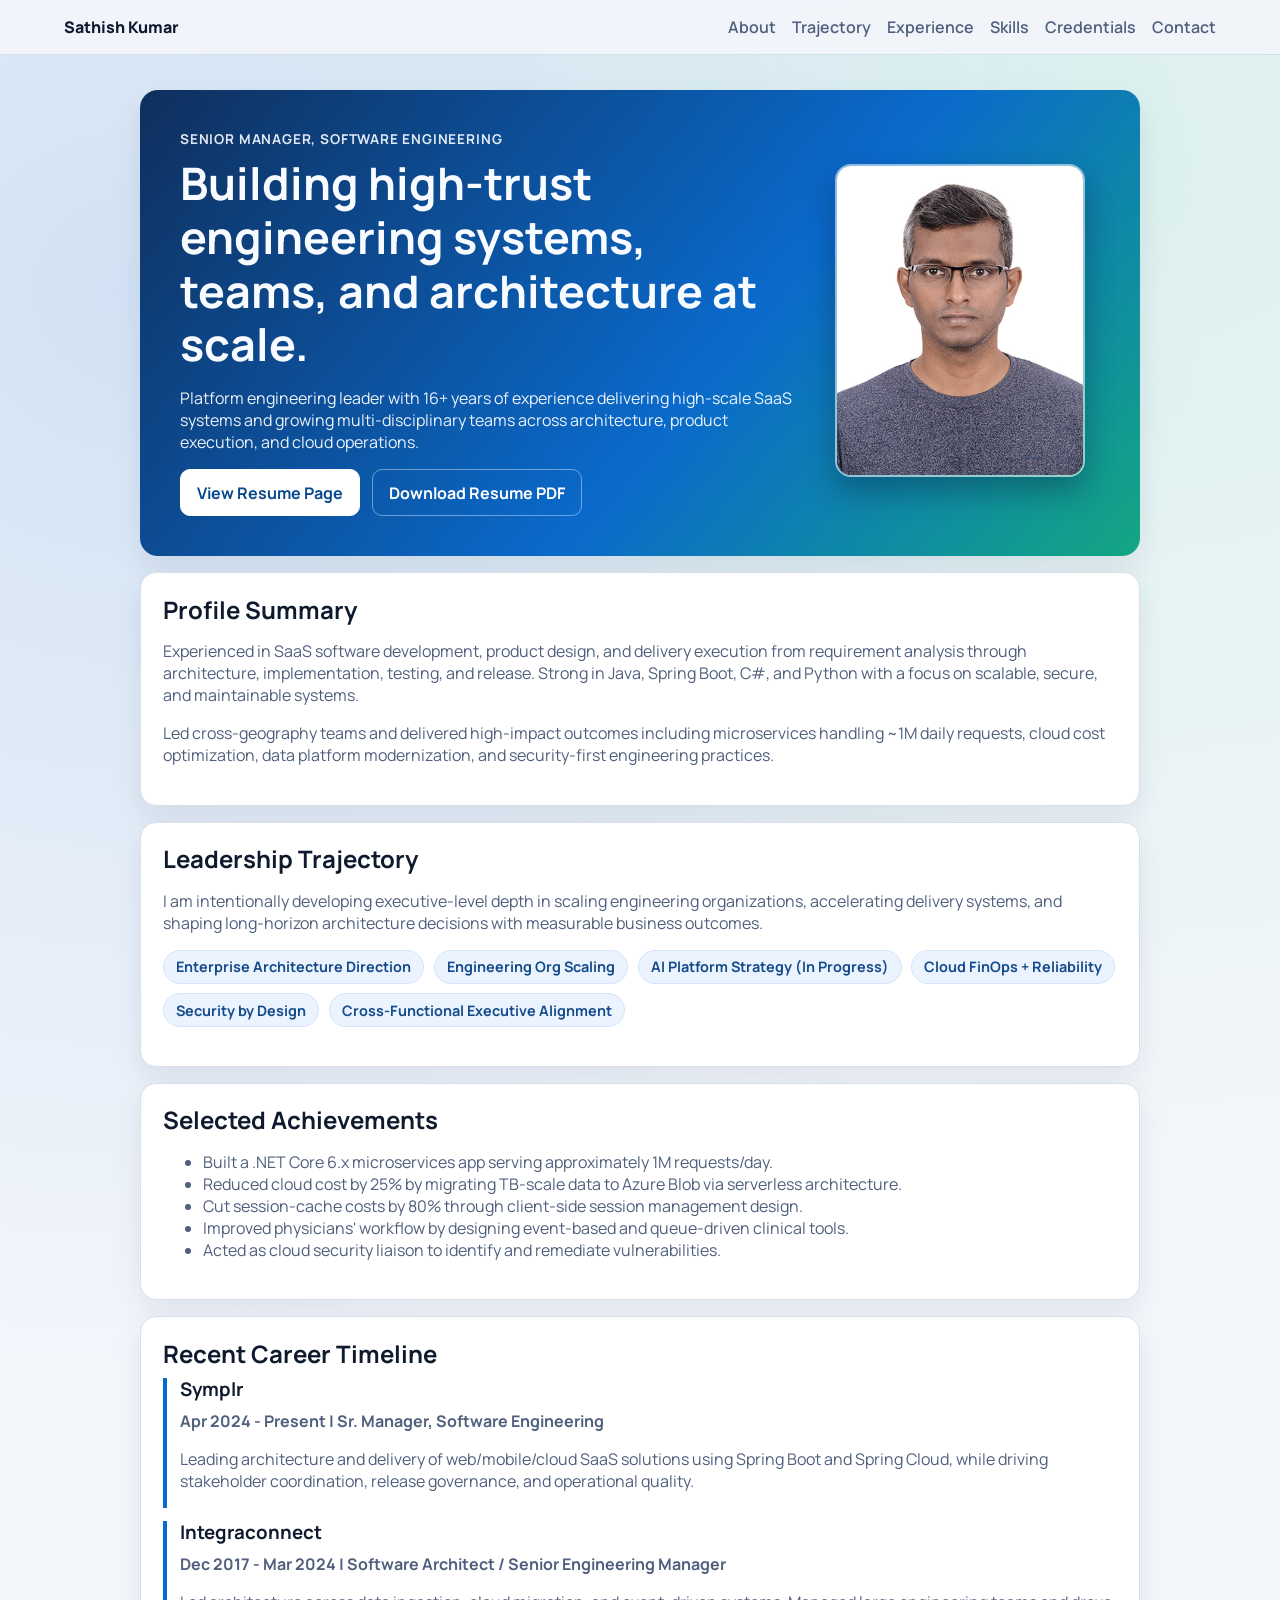
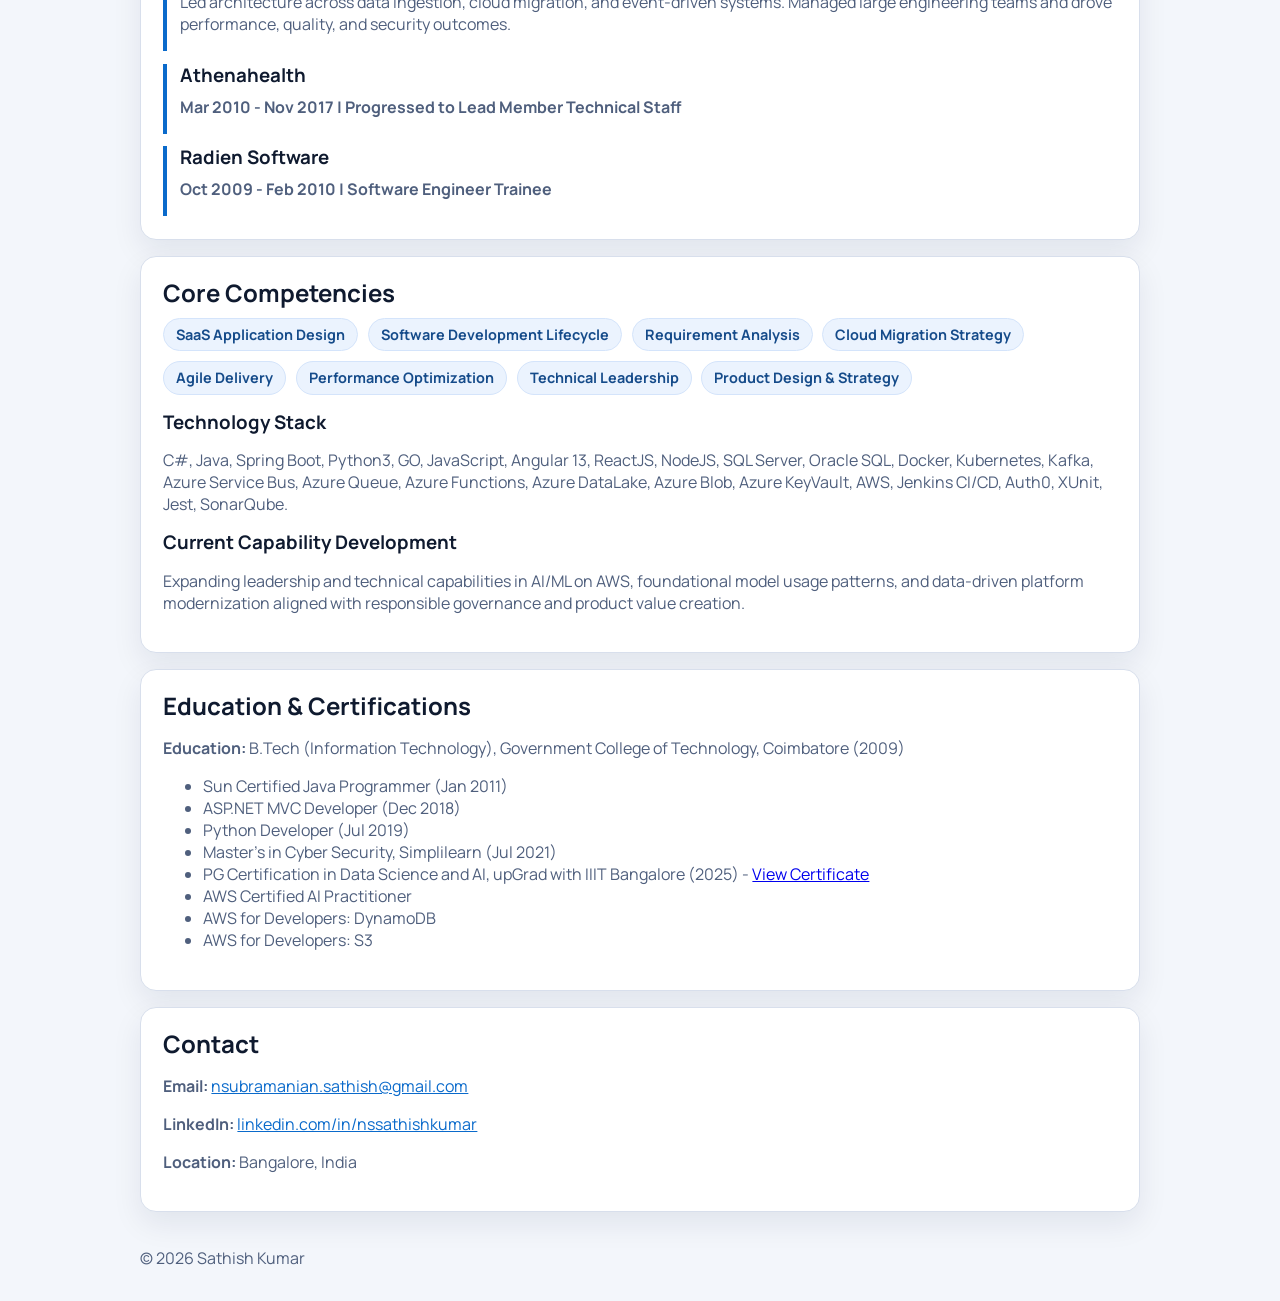
<file: index.html>
<!doctype html>
<html lang="en">
  <head>
    <meta charset="UTF-8" />
    <meta name="viewport" content="width=device-width, initial-scale=1.0" />
    <title>Sathish Kumar | Senior Manager, Software Engineering</title>
    <meta
      name="description"
      content="Official portfolio of Sathish Kumar, Senior Manager, Software Engineering with 16+ years in SaaS, architecture, and cloud engineering."
    />
    <link rel="preconnect" href="https://fonts.googleapis.com" />
    <link rel="preconnect" href="https://fonts.gstatic.com" crossorigin />
    <link
      href="https://fonts.googleapis.com/css2?family=Manrope:wght@400;500;600;700;800&family=Source+Serif+4:opsz,wght@8..60,500;8..60,700&display=swap"
      rel="stylesheet"
    />
    <link rel="stylesheet" href="styles.css" />
  </head>
  <body>
    <header class="top-nav">
      <a class="brand" href="#home">Sathish Kumar</a>
      <nav>
        <a href="#about">About</a>
        <a href="#trajectory">Trajectory</a>
        <a href="#experience">Experience</a>
        <a href="#skills">Skills</a>
        <a href="#credentials">Credentials</a>
        <a href="#contact">Contact</a>
      </nav>
    </header>

    <main>
      <section class="hero" id="home">
        <div class="hero-grid">
          <div>
            <p class="kicker">Senior Manager, Software Engineering</p>
            <h1>Building high-trust engineering systems, teams, and architecture at scale.</h1>
            <p class="lede">
              Platform engineering leader with 16+ years of experience delivering high-scale SaaS systems and
              growing multi-disciplinary teams across architecture, product execution, and cloud operations.
            </p>
            <div class="hero-actions">
              <a class="btn primary" href="resume.html">View Resume Page</a>
              <a class="btn" href="Sathish_Kumar_Resume_2026.pdf" download>Download Resume PDF</a>
            </div>
          </div>
          <figure class="profile-photo">
            <img src="profile-photo.jpg" alt="Portrait of Sathish Kumar" />
          </figure>
        </div>
      </section>

      <section class="card" id="about">
        <h2>Profile Summary</h2>
        <p>
          Experienced in SaaS software development, product design, and delivery execution from requirement
          analysis through architecture, implementation, testing, and release. Strong in Java, Spring Boot,
          C#, and Python with a focus on scalable, secure, and maintainable systems.
        </p>
        <p>
          Led cross-geography teams and delivered high-impact outcomes including microservices handling
          ~1M daily requests, cloud cost optimization, data platform modernization, and security-first
          engineering practices.
        </p>
      </section>

      <section class="card" id="trajectory">
        <h2>Leadership Trajectory</h2>
        <p>
          I am intentionally developing executive-level depth in scaling engineering organizations,
          accelerating delivery systems, and shaping long-horizon architecture decisions with measurable
          business outcomes.
        </p>
        <div class="chip-grid">
          <span>Enterprise Architecture Direction</span>
          <span>Engineering Org Scaling</span>
          <span>AI Platform Strategy (In Progress)</span>
          <span>Cloud FinOps + Reliability</span>
          <span>Security by Design</span>
          <span>Cross-Functional Executive Alignment</span>
        </div>
      </section>

      <section class="card" id="highlights">
        <h2>Selected Achievements</h2>
        <ul>
          <li>Built a .NET Core 6.x microservices app serving approximately 1M requests/day.</li>
          <li>Reduced cloud cost by 25% by migrating TB-scale data to Azure Blob via serverless architecture.</li>
          <li>Cut session-cache costs by 80% through client-side session management design.</li>
          <li>Improved physicians' workflow by designing event-based and queue-driven clinical tools.</li>
          <li>Acted as cloud security liaison to identify and remediate vulnerabilities.</li>
        </ul>
      </section>

      <section class="card" id="experience">
        <h2>Recent Career Timeline</h2>
        <div class="timeline">
          <article>
            <h3>Symplr</h3>
            <p class="meta">Apr 2024 - Present | Sr. Manager, Software Engineering</p>
            <p>
              Leading architecture and delivery of web/mobile/cloud SaaS solutions using Spring Boot and
              Spring Cloud, while driving stakeholder coordination, release governance, and operational quality.
            </p>
          </article>
          <article>
            <h3>Integraconnect</h3>
            <p class="meta">Dec 2017 - Mar 2024 | Software Architect / Senior Engineering Manager</p>
            <p>
              Led architecture across data ingestion, cloud migration, and event-driven systems.
              Managed large engineering teams and drove performance, quality, and security outcomes.
            </p>
          </article>
          <article>
            <h3>Athenahealth</h3>
            <p class="meta">Mar 2010 - Nov 2017 | Progressed to Lead Member Technical Staff</p>
          </article>
          <article>
            <h3>Radien Software</h3>
            <p class="meta">Oct 2009 - Feb 2010 | Software Engineer Trainee</p>
          </article>
        </div>
      </section>

      <section class="card" id="skills">
        <h2>Core Competencies</h2>
        <div class="chip-grid">
          <span>SaaS Application Design</span>
          <span>Software Development Lifecycle</span>
          <span>Requirement Analysis</span>
          <span>Cloud Migration Strategy</span>
          <span>Agile Delivery</span>
          <span>Performance Optimization</span>
          <span>Technical Leadership</span>
          <span>Product Design & Strategy</span>
        </div>

        <h3>Technology Stack</h3>
        <p>
          C#, Java, Spring Boot, Python3, GO, JavaScript, Angular 13, ReactJS, NodeJS, SQL Server, Oracle SQL,
          Docker, Kubernetes, Kafka, Azure Service Bus, Azure Queue, Azure Functions, Azure DataLake, Azure Blob,
          Azure KeyVault, AWS, Jenkins CI/CD, Auth0, XUnit, Jest, SonarQube.
        </p>

        <h3>Current Capability Development</h3>
        <p>
          Expanding leadership and technical capabilities in AI/ML on AWS, foundational model usage patterns,
          and data-driven platform modernization aligned with responsible governance and product value creation.
        </p>
      </section>

      <section class="card" id="credentials">
        <h2>Education & Certifications</h2>
        <p><strong>Education:</strong> B.Tech (Information Technology), Government College of Technology, Coimbatore (2009)</p>
        <ul>
          <li>Sun Certified Java Programmer (Jan 2011)</li>
          <li>ASP.NET MVC Developer (Dec 2018)</li>
          <li>Python Developer (Jul 2019)</li>
          <li>Master's in Cyber Security, Simplilearn (Jul 2021)</li>
          <li>PG Certification in Data Science and AI, upGrad with IIIT Bangalore (2025) - <a href="iiit-b-certificate-ds.pdf" target="_blank" rel="noreferrer">View Certificate</a></li>
          <li>AWS Certified AI Practitioner</li>
          <li>AWS for Developers: DynamoDB</li>
          <li>AWS for Developers: S3</li>
        </ul>
      </section>

      <section class="card contact" id="contact">
        <h2>Contact</h2>
        <p><strong>Email:</strong> <a href="mailto:nsubramanian.sathish@gmail.com">nsubramanian.sathish@gmail.com</a></p>
        <p><strong>LinkedIn:</strong> <a href="https://linkedin.com/in/nssathishkumar" target="_blank" rel="noreferrer">linkedin.com/in/nssathishkumar</a></p>
        <p><strong>Location:</strong> Bangalore, India</p>
      </section>
    </main>

    <footer>
      <p>© <span id="year"></span> Sathish Kumar</p>
    </footer>

    <script src="script.js"></script>
  </body>
</html>
</file>
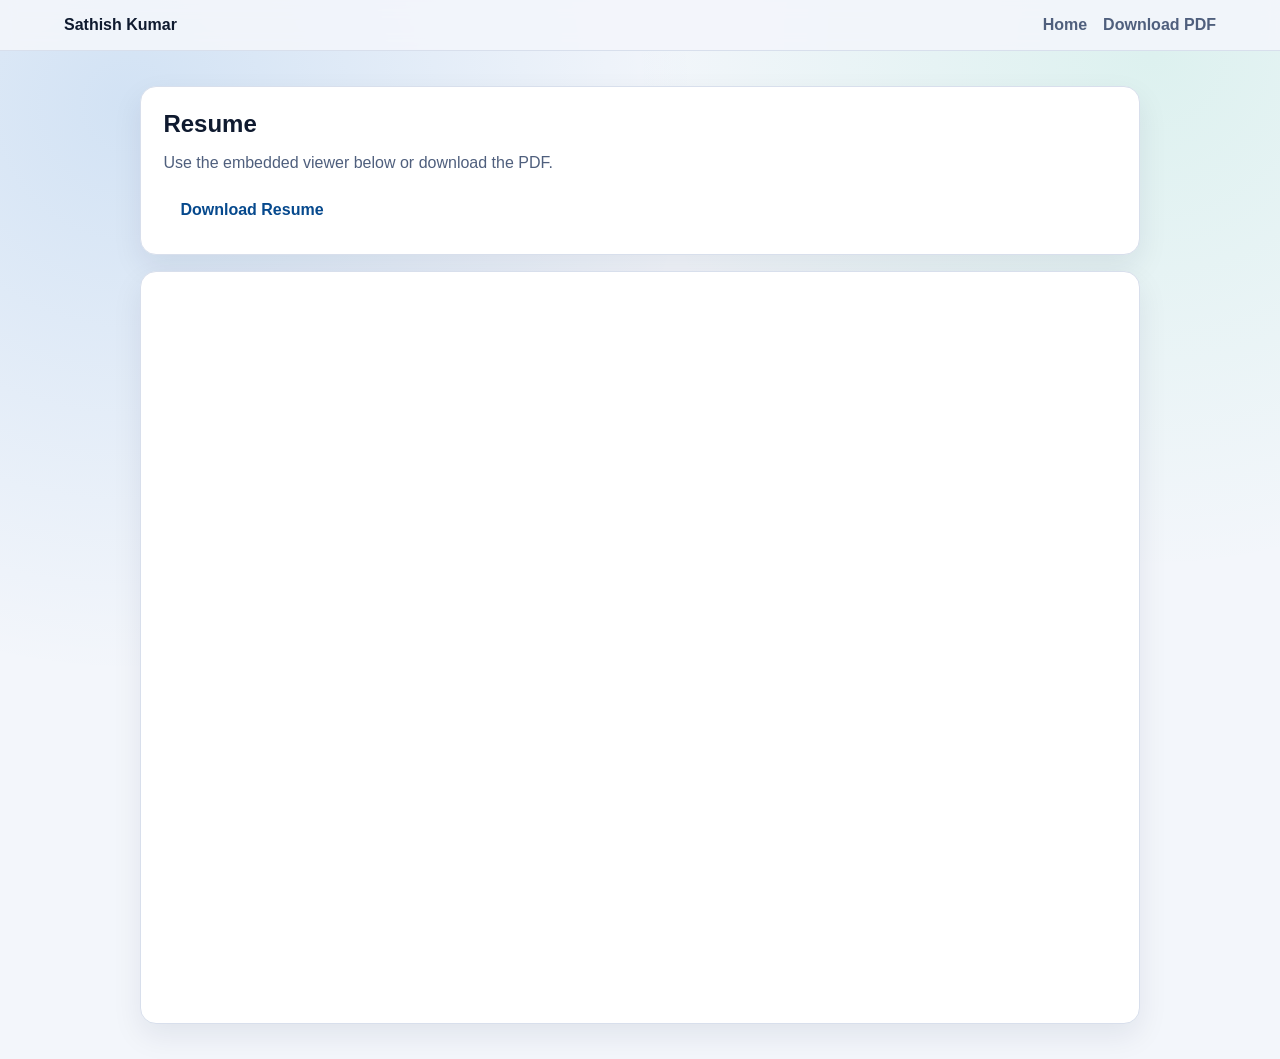
<file: resume.html>
<!doctype html>
<html lang="en">
  <head>
    <meta charset="UTF-8" />
    <meta name="viewport" content="width=device-width, initial-scale=1.0" />
    <title>Sathish Kumar | Resume</title>
    <link rel="stylesheet" href="styles.css" />
  </head>
  <body>
    <header class="top-nav">
      <a class="brand" href="index.html">Sathish Kumar</a>
      <nav>
        <a href="index.html">Home</a>
        <a href="Sathish_Kumar_Resume_2026.pdf" download>Download PDF</a>
      </nav>
    </header>

    <main class="resume-page">
      <section class="card">
        <h1>Resume</h1>
        <p>Use the embedded viewer below or download the PDF.</p>
        <div class="hero-actions">
          <a class="btn primary" href="Sathish_Kumar_Resume_2026.pdf" download>Download Resume</a>
        </div>
      </section>

      <section class="card pdf-wrap">
        <iframe
          src="Sathish_Kumar_Resume_2026.pdf"
          title="Sathish Kumar Resume PDF"
        ></iframe>
      </section>
    </main>
  </body>
</html>
</file>
<file: styles.css>
:root {
  --bg: #f3f6fb;
  --surface: #ffffff;
  --text: #0f1a2f;
  --muted: #4f5f7d;
  --line: #d8dfec;
  --accent: #0a6acb;
  --accent-strong: #06498d;
  --shadow: 0 12px 30px rgba(9, 28, 69, 0.08);
}

* {
  box-sizing: border-box;
}

html {
  scroll-behavior: smooth;
}

body {
  margin: 0;
  font-family: "Manrope", sans-serif;
  color: var(--text);
  background:
    radial-gradient(circle at 10% 10%, rgba(10, 106, 203, 0.14), transparent 38%),
    radial-gradient(circle at 90% 5%, rgba(24, 197, 133, 0.1), transparent 34%),
    var(--bg);
}

.top-nav {
  position: sticky;
  top: 0;
  z-index: 10;
  display: flex;
  justify-content: space-between;
  align-items: center;
  padding: 1rem 5vw;
  backdrop-filter: blur(8px);
  background: rgba(243, 246, 251, 0.9);
  border-bottom: 1px solid var(--line);
}

.top-nav nav {
  display: flex;
  gap: 1rem;
}

.top-nav a {
  text-decoration: none;
  color: var(--muted);
  font-weight: 600;
}

.top-nav .brand {
  color: var(--text);
  font-weight: 800;
}

main {
  width: min(1000px, 92vw);
  margin: 2.2rem auto;
  display: grid;
  gap: 1rem;
}

.hero {
  background: linear-gradient(130deg, #0f2f5d, #0a6acb 58%, #14a682);
  color: #f8fbff;
  border-radius: 18px;
  padding: 2.5rem;
  box-shadow: var(--shadow);
}

.hero-grid {
  display: grid;
  grid-template-columns: 1fr 280px;
  gap: 1.2rem;
  align-items: center;
}

.kicker {
  margin: 0;
  text-transform: uppercase;
  letter-spacing: 0.06em;
  opacity: 0.9;
  font-weight: 700;
  font-size: 0.85rem;
}

h1,
h2,
h3 {
  margin: 0 0 0.6rem;
  line-height: 1.2;
}

.hero h1 {
  font-size: clamp(1.8rem, 5vw, 2.8rem);
  margin-top: 0.5rem;
}

.lede {
  max-width: 65ch;
  opacity: 0.95;
}

.profile-photo {
  margin: 0;
  justify-self: center;
}

.profile-photo img {
  width: 250px;
  max-width: 100%;
  aspect-ratio: 4 / 5;
  object-fit: cover;
  border-radius: 16px;
  border: 2px solid rgba(255, 255, 255, 0.55);
  box-shadow: 0 14px 30px rgba(7, 16, 40, 0.32);
}

.hero-actions {
  display: flex;
  gap: 0.75rem;
  flex-wrap: wrap;
  margin-top: 1rem;
}

.btn {
  display: inline-block;
  padding: 0.72rem 1rem;
  border-radius: 10px;
  border: 1px solid rgba(255, 255, 255, 0.4);
  color: #fff;
  text-decoration: none;
  font-weight: 700;
}

.btn.primary {
  background: #ffffff;
  color: var(--accent-strong);
  border-color: #fff;
}

.card {
  background: var(--surface);
  border: 1px solid var(--line);
  border-radius: 16px;
  padding: 1.4rem;
  box-shadow: var(--shadow);
}

.card p,
.card li {
  color: var(--muted);
}

.timeline {
  display: grid;
  gap: 0.8rem;
}

.timeline article {
  border-left: 4px solid var(--accent);
  padding-left: 0.8rem;
}

.meta {
  color: #32507d;
  font-weight: 700;
  margin-top: 0;
}

.chip-grid {
  display: flex;
  flex-wrap: wrap;
  gap: 0.6rem;
  margin: 0.5rem 0 1rem;
}

.chip-grid span {
  background: #ebf3fe;
  color: #154b8a;
  border: 1px solid #d4e4fb;
  padding: 0.4rem 0.75rem;
  border-radius: 999px;
  font-size: 0.9rem;
  font-weight: 700;
}

.contact a {
  color: var(--accent);
}

.resume-page {
  min-height: 100vh;
}

.pdf-wrap iframe {
  width: 100%;
  min-height: 78vh;
  border: none;
  border-radius: 10px;
}

footer {
  width: min(1000px, 92vw);
  margin: 0 auto 2rem;
  color: var(--muted);
}

@media (max-width: 780px) {
  .top-nav {
    padding: 0.85rem 4vw;
    flex-direction: column;
    align-items: flex-start;
    gap: 0.7rem;
  }

  .top-nav nav {
    overflow-x: auto;
    width: 100%;
    padding-bottom: 0.2rem;
  }

  .hero {
    padding: 1.4rem;
  }

  .hero-grid {
    grid-template-columns: 1fr;
  }

  .profile-photo {
    order: -1;
  }

  .profile-photo img {
    width: 180px;
  }
}
</file>
